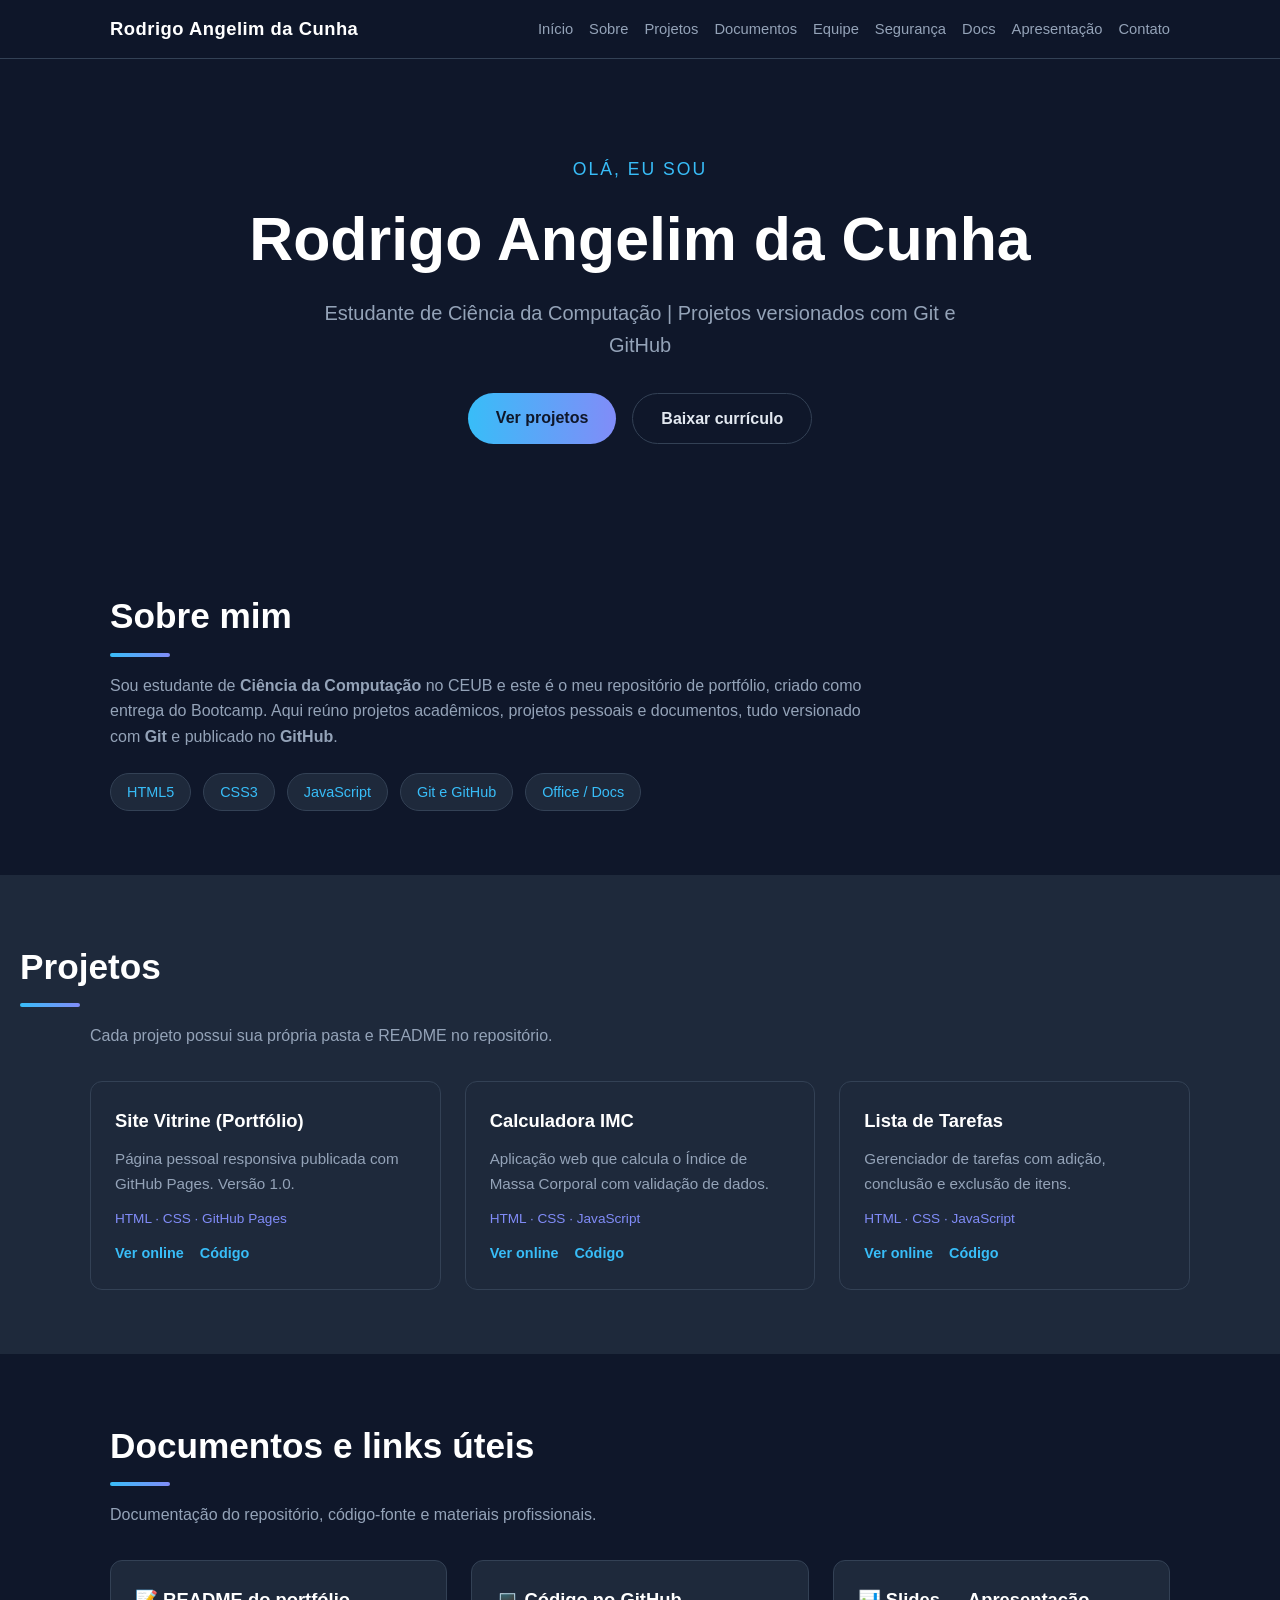
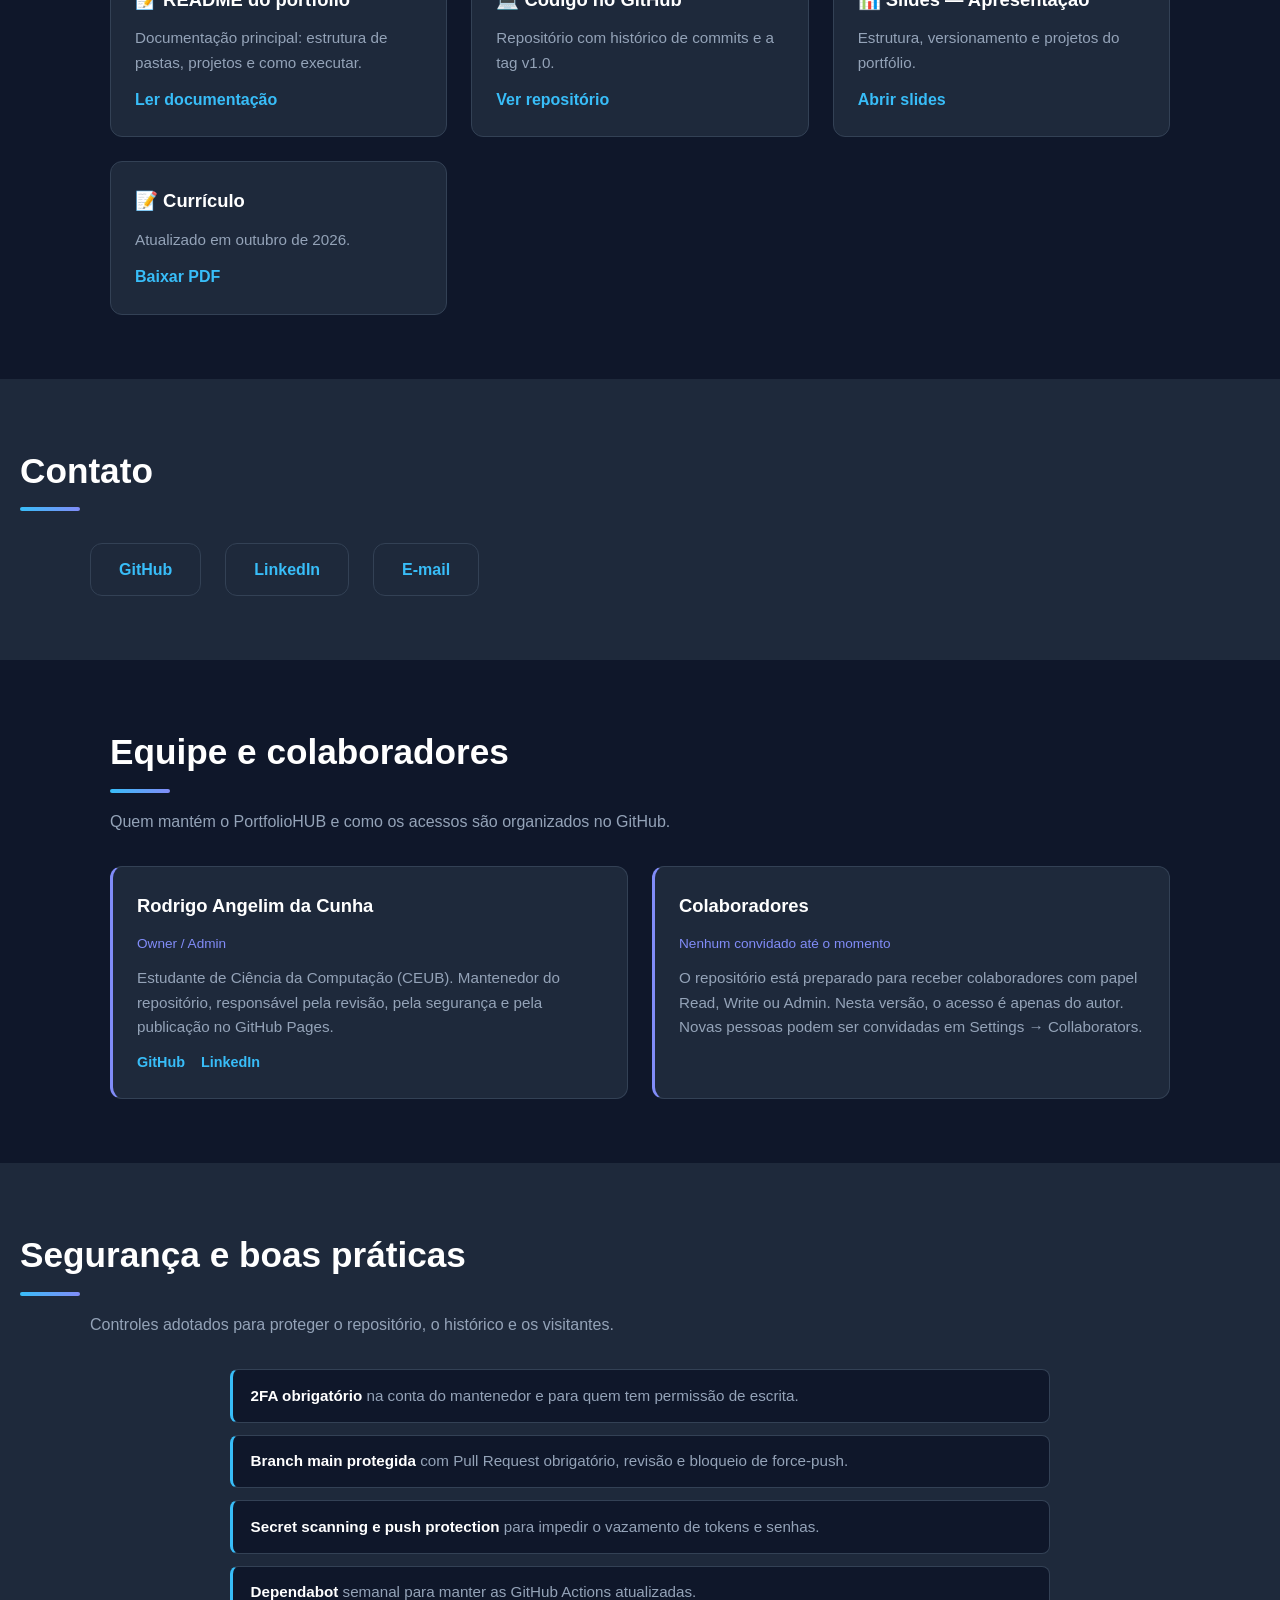
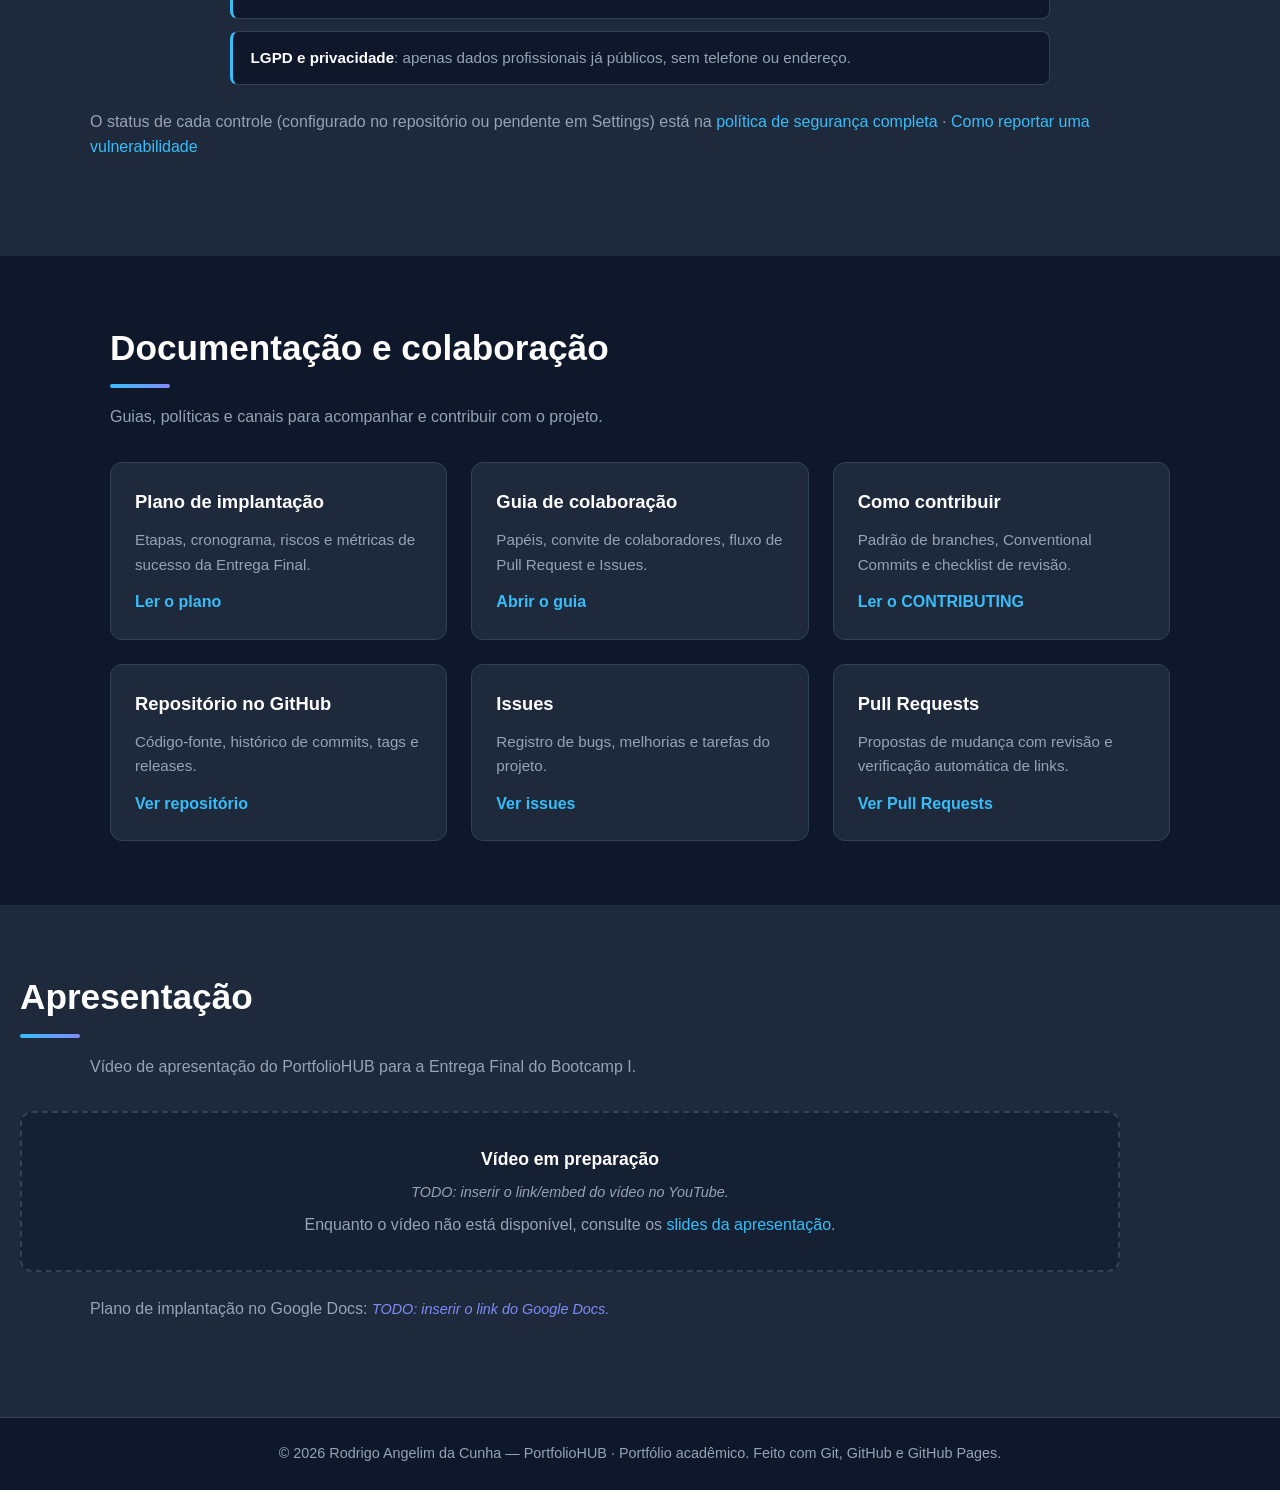
<file: index.html>
<!DOCTYPE html>
<html lang="pt-BR">
<head>
  <meta charset="UTF-8">
  <meta name="viewport" content="width=device-width, initial-scale=1.0">
  <meta name="description" content="PortfolioHUB de Rodrigo Angelim da Cunha — projetos acadêmicos e pessoais, documentação, segurança e colaboração.">
  <meta name="theme-color" content="#0f172a">

  <!-- Open Graph básico -->
  <meta property="og:type" content="website">
  <meta property="og:locale" content="pt_BR">
  <meta property="og:site_name" content="PortfolioHUB">
  <meta property="og:title" content="PortfolioHUB — Rodrigo Angelim da Cunha">
  <meta property="og:description" content="Portfólio acadêmico com projetos, documentação, governança e boas práticas de segurança.">
  <meta property="og:url" content="https://rodrigoangel1im.github.io/meu-portifolio/">

  <!-- Favicon: emoji em SVG (data URI) -->
  <link rel="icon" href="data:image/svg+xml,%3Csvg%20xmlns='http://www.w3.org/2000/svg'%20viewBox='0%200%20100%20100'%3E%3Ctext%20y='.9em'%20font-size='90'%3E%F0%9F%92%BC%3C/text%3E%3C/svg%3E">

  <title>PortfolioHUB — Rodrigo Angelim da Cunha</title>
  <link rel="stylesheet" href="style.css">
</head>
<body>

  <header class="topo">
    <nav class="nav">
      <a class="marca" href="#inicio">Rodrigo Angelim da Cunha</a>
      <button class="menu-btn" id="menuBtn" aria-label="Abrir menu" aria-expanded="false" aria-controls="menu">☰</button>
      <ul class="menu" id="menu">
        <li><a href="#inicio">Início</a></li>
        <li><a href="#sobre">Sobre</a></li>
        <li><a href="#projetos">Projetos</a></li>
        <li><a href="#documentos">Documentos</a></li>
        <li><a href="#equipe">Equipe</a></li>
        <li><a href="#seguranca">Segurança</a></li>
        <li><a href="#documentacao">Docs</a></li>
        <li><a href="#apresentacao">Apresentação</a></li>
        <li><a href="#contato">Contato</a></li>
      </ul>
    </nav>
  </header>

  <main>

    <section class="hero" id="inicio">
      <p class="saudacao">Olá, eu sou</p>
      <h1>Rodrigo Angelim da Cunha</h1>
      <p class="subtitulo">Estudante de Ciência da Computação | Projetos versionados com Git e GitHub</p>
      <div class="hero-botoes">
        <a class="btn btn-primario" href="#projetos">Ver projetos</a>
        <a class="btn btn-secundario" href="docs/curriculo.pdf" target="_blank" rel="noopener noreferrer">Baixar currículo</a>
      </div>
    </section>

    <section class="secao" id="sobre">
      <h2>Sobre mim</h2>
      <div class="sobre-conteudo">
        <p>
          Sou estudante de <strong>Ciência da Computação</strong> no CEUB e este é o meu
          repositório de portfólio, criado como entrega do Bootcamp.
          Aqui reúno projetos acadêmicos, projetos pessoais e documentos,
          tudo versionado com <strong>Git</strong> e publicado no <strong>GitHub</strong>.
        </p>
        <ul class="habilidades">
          <li>HTML5</li>
          <li>CSS3</li>
          <li>JavaScript</li>
          <li>Git e GitHub</li>
          <li>Office / Docs</li>
        </ul>
      </div>
    </section>

    <section class="secao secao-clara" id="projetos">
      <h2>Projetos</h2>
      <p class="secao-desc">Cada projeto possui sua própria pasta e README no repositório.</p>
      <div class="grade">

        <article class="card">
          <h3>Site Vitrine (Portfólio)</h3>
          <p>Página pessoal responsiva publicada com GitHub Pages. Versão 1.0.</p>
          <p class="tech">HTML · CSS · GitHub Pages</p>
          <div class="card-links">
            <a href="#inicio">Ver online</a>
            <a href="https://github.com/rodrigoangel1im/meu-portifolio/tree/main/projetos/site-vitrine" target="_blank" rel="noopener noreferrer">Código</a>
          </div>
        </article>

        <article class="card">
          <h3>Calculadora IMC</h3>
          <p>Aplicação web que calcula o Índice de Massa Corporal com validação de dados.</p>
          <p class="tech">HTML · CSS · JavaScript</p>
          <div class="card-links">
            <a href="projetos/calculadora-imc/index.html" target="_blank" rel="noopener noreferrer">Ver online</a>
            <a href="https://github.com/rodrigoangel1im/meu-portifolio/tree/main/projetos/calculadora-imc" target="_blank" rel="noopener noreferrer">Código</a>
          </div>
        </article>

        <article class="card">
          <h3>Lista de Tarefas</h3>
          <p>Gerenciador de tarefas com adição, conclusão e exclusão de itens.</p>
          <p class="tech">HTML · CSS · JavaScript</p>
          <div class="card-links">
            <a href="projetos/lista-de-tarefas/index.html" target="_blank" rel="noopener noreferrer">Ver online</a>
            <a href="https://github.com/rodrigoangel1im/meu-portifolio/tree/main/projetos/lista-de-tarefas" target="_blank" rel="noopener noreferrer">Código</a>
          </div>
        </article>

      </div>
    </section>

    <section class="secao" id="documentos">
      <h2>Documentos e links úteis</h2>
      <p class="secao-desc">Documentação do repositório, código-fonte e materiais profissionais.</p>
      <div class="grade">

        <article class="card card-doc">
          <h3>📝 README do portfólio</h3>
          <p>Documentação principal: estrutura de pastas, projetos e como executar.</p>
          <a href="https://github.com/rodrigoangel1im/meu-portifolio/blob/main/README.md" target="_blank" rel="noopener noreferrer">Ler documentação</a>
        </article>

        <article class="card card-doc">
          <h3>💻 Código no GitHub</h3>
          <p>Repositório com histórico de commits e a tag v1.0.</p>
          <a href="https://github.com/rodrigoangel1im/meu-portifolio" target="_blank" rel="noopener noreferrer">Ver repositório</a>
        </article>

        <article class="card card-doc">
          <h3>📊 Slides — Apresentação</h3>
          <p>Estrutura, versionamento e projetos do portfólio.</p>
          <a href="docs/slides-apresentacao.pdf" target="_blank" rel="noopener noreferrer">Abrir slides</a>
        </article>

        <article class="card card-doc">
          <h3>📝 Currículo</h3>
          <p>Atualizado em outubro de 2026.</p>
          <a href="docs/curriculo.pdf" target="_blank" rel="noopener noreferrer">Baixar PDF</a>
        </article>

      </div>
    </section>

    <section class="secao secao-clara" id="contato">
      <h2>Contato</h2>
      <div class="contato-links">
        <a href="https://github.com/rodrigoangel1im" target="_blank" rel="noopener noreferrer">GitHub</a>
        <a href="https://www.linkedin.com/in/rodrigo-angelim-45a137246" target="_blank" rel="noopener noreferrer">LinkedIn</a>
        <a href="mailto:angelimrodrigo@outlook.com">E-mail</a>
      </div>
    </section>

    <section class="secao" id="equipe">
      <h2>Equipe e colaboradores</h2>
      <p class="secao-desc">Quem mantém o PortfolioHUB e como os acessos são organizados no GitHub.</p>
      <div class="grade">
    
        <article class="card card-pessoa">
          <h3>Rodrigo Angelim da Cunha</h3>
          <p class="tech">Owner / Admin</p>
          <p>
            Estudante de Ciência da Computação (CEUB). Mantenedor do repositório,
            responsável pela revisão, pela segurança e pela publicação no GitHub Pages.
          </p>
          <div class="card-links">
            <a href="https://github.com/rodrigoangel1im" target="_blank" rel="noopener noreferrer">GitHub</a>
            <a href="https://www.linkedin.com/in/rodrigo-angelim-45a137246" target="_blank" rel="noopener noreferrer">LinkedIn</a>
          </div>
        </article>
    
        <article class="card card-pessoa">
          <h3>Colaboradores</h3>
          <p class="tech">Nenhum convidado até o momento</p>
          <p>
            O repositório está preparado para receber colaboradores com papel Read, Write ou Admin.
            Nesta versão, o acesso é apenas do autor. Novas pessoas podem ser convidadas em
            Settings → Collaborators.
          </p>
        </article>
    
      </div>
    </section>

    <section class="secao secao-clara" id="seguranca">
      <h2>Segurança e boas práticas</h2>
      <p class="secao-desc">Controles adotados para proteger o repositório, o histórico e os visitantes.</p>
      <ul class="lista-seguranca">
        <li><strong>2FA obrigatório</strong> na conta do mantenedor e para quem tem permissão de escrita.</li>
        <li><strong>Branch main protegida</strong> com Pull Request obrigatório, revisão e bloqueio de force-push.</li>
        <li><strong>Secret scanning e push protection</strong> para impedir o vazamento de tokens e senhas.</li>
        <li><strong>Dependabot</strong> semanal para manter as GitHub Actions atualizadas.</li>
        <li><strong>LGPD e privacidade</strong>: apenas dados profissionais já públicos, sem telefone ou endereço.</li>
      </ul>
      <p class="secao-desc">
        O status de cada controle (configurado no repositório ou pendente em Settings) está na
        <a href="docs/politica-de-seguranca.md">política de segurança completa</a> ·
        <a href="SECURITY.md">Como reportar uma vulnerabilidade</a>
      </p>
    </section>

    <section class="secao" id="documentacao">
      <h2>Documentação e colaboração</h2>
      <p class="secao-desc">Guias, políticas e canais para acompanhar e contribuir com o projeto.</p>
      <div class="grade">

        <article class="card card-doc">
          <h3>Plano de implantação</h3>
          <p>Etapas, cronograma, riscos e métricas de sucesso da Entrega Final.</p>
          <a href="docs/plano-de-implantacao.md">Ler o plano</a>
        </article>

        <article class="card card-doc">
          <h3>Guia de colaboração</h3>
          <p>Papéis, convite de colaboradores, fluxo de Pull Request e Issues.</p>
          <a href="docs/guia-de-colaboracao.md">Abrir o guia</a>
        </article>

        <article class="card card-doc">
          <h3>Como contribuir</h3>
          <p>Padrão de branches, Conventional Commits e checklist de revisão.</p>
          <a href="CONTRIBUTING.md">Ler o CONTRIBUTING</a>
        </article>

        <article class="card card-doc">
          <h3>Repositório no GitHub</h3>
          <p>Código-fonte, histórico de commits, tags e releases.</p>
          <a href="https://github.com/rodrigoangel1im/meu-portifolio" target="_blank" rel="noopener noreferrer">Ver repositório</a>
        </article>

        <article class="card card-doc">
          <h3>Issues</h3>
          <p>Registro de bugs, melhorias e tarefas do projeto.</p>
          <a href="https://github.com/rodrigoangel1im/meu-portifolio/issues" target="_blank" rel="noopener noreferrer">Ver issues</a>
        </article>

        <article class="card card-doc">
          <h3>Pull Requests</h3>
          <p>Propostas de mudança com revisão e verificação automática de links.</p>
          <a href="https://github.com/rodrigoangel1im/meu-portifolio/pulls" target="_blank" rel="noopener noreferrer">Ver Pull Requests</a>
        </article>

      </div>
    </section>

    <section class="secao secao-clara" id="apresentacao">
      <h2>Apresentação</h2>
      <p class="secao-desc">Vídeo de apresentação do PortfolioHUB para a Entrega Final do Bootcamp I.</p>
      <div class="placeholder-video">
        <p><strong>Vídeo em preparação</strong></p>
        <!-- TODO: incorporar o vídeo do YouTube (iframe) quando o link público estiver disponível -->
        <p class="link-todo">TODO: inserir o link/embed do vídeo no YouTube.</p>
        <p>
          Enquanto o vídeo não está disponível, consulte os
          <a href="docs/slides-apresentacao.pdf" target="_blank" rel="noopener noreferrer">slides da apresentação</a>.
        </p>
      </div>
      <p class="secao-desc">
        Plano de implantação no Google Docs:
        <!-- TODO: inserir o link público do Google Docs -->
        <span class="link-todo">TODO: inserir o link do Google Docs.</span>
      </p>
    </section>

  </main>

  <footer class="rodape">
    <p>© 2026 Rodrigo Angelim da Cunha — PortfolioHUB · Portfólio acadêmico. Feito com Git, GitHub e GitHub Pages.</p>
  </footer>

  <script>
    var menuBtn = document.getElementById('menuBtn');
    var menu = document.getElementById('menu');

    menuBtn.addEventListener('click', function () {
      var aberto = menu.classList.toggle('aberto');
      menuBtn.setAttribute('aria-expanded', String(aberto));
      menuBtn.setAttribute('aria-label', aberto ? 'Fechar menu' : 'Abrir menu');
    });

    document.querySelectorAll('.menu a').forEach(function (link) {
      link.addEventListener('click', function () {
        menu.classList.remove('aberto');
        menuBtn.setAttribute('aria-expanded', 'false');
        menuBtn.setAttribute('aria-label', 'Abrir menu');
      });
    });
  </script>

</body>
</html>
</file>
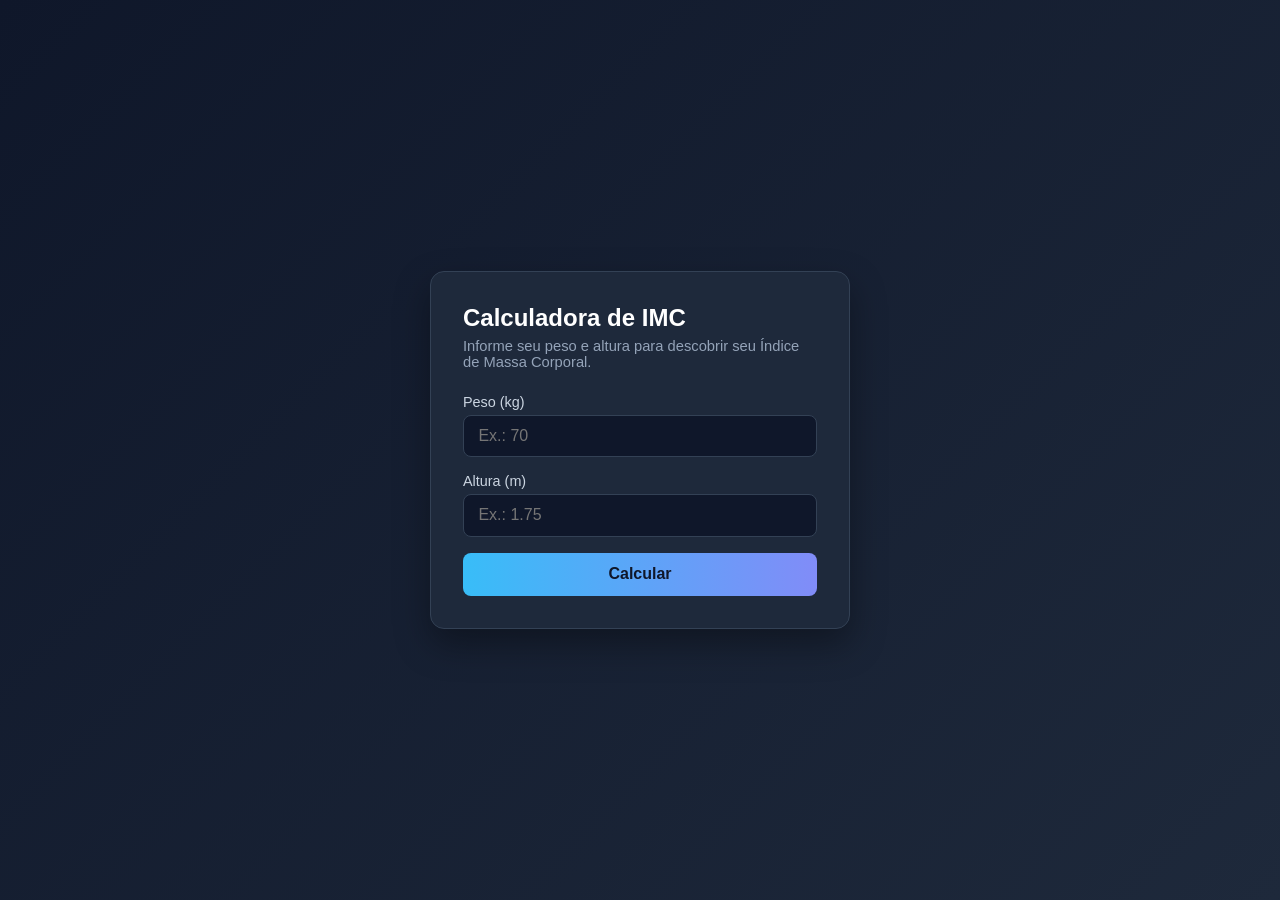
<file: projetos/calculadora-imc/index.html>
<!DOCTYPE html>
<html lang="pt-BR">
<head>
  <meta charset="UTF-8">
  <meta name="viewport" content="width=device-width, initial-scale=1.0">
  <title>Calculadora de IMC</title>
  <link rel="stylesheet" href="style.css">
</head>
<body>
  <main class="cartao">
    <h1>Calculadora de IMC</h1>
    <p class="descricao">Informe seu peso e altura para descobrir seu Índice de Massa Corporal.</p>

    <label for="peso">Peso (kg)</label>
    <input type="number" id="peso" placeholder="Ex.: 70" step="0.1" min="1">

    <label for="altura">Altura (m)</label>
    <input type="number" id="altura" placeholder="Ex.: 1.75" step="0.01" min="0.5">

    <button id="calcular">Calcular</button>

    <div class="resultado" id="resultado" hidden>
      <p class="valor" id="valor"></p>
      <p class="classificacao" id="classificacao"></p>
    </div>

    <p class="erro" id="erro" hidden>Preencha os dois campos com valores válidos.</p>
  </main>
  <script src="script.js"></script>
</body>
</html>
</file>
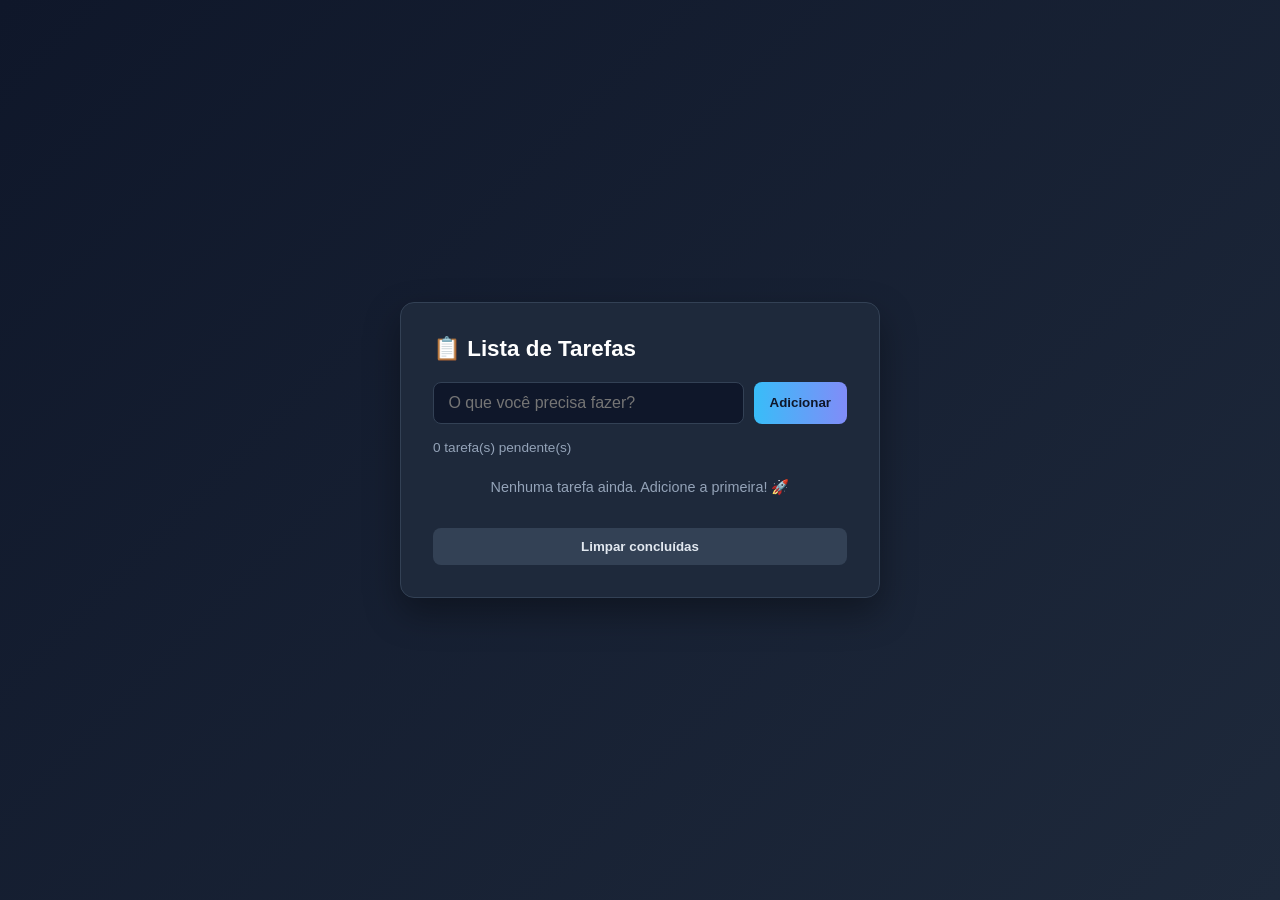
<file: projetos/lista-de-tarefas/index.html>
<!DOCTYPE html>
<html lang="pt-BR">
<head>
  <meta charset="UTF-8">
  <meta name="viewport" content="width=device-width, initial-scale=1.0">
  <title>Lista de Tarefas</title>
  <link rel="stylesheet" href="style.css">
</head>
<body>
  <main class="cartao">
    <h1>📋 Lista de Tarefas</h1>

    <form id="formTarefa">
      <input type="text" id="novaTarefa" placeholder="O que você precisa fazer?" required>
      <button type="submit">Adicionar</button>
    </form>

    <p class="contador" id="contador">0 tarefa(s) pendente(s)</p>

    <ul id="lista"></ul>

    <p class="vazio" id="vazio">Nenhuma tarefa ainda. Adicione a primeira! 🚀</p>

    <button class="limpar" id="limpar">Limpar concluídas</button>
  </main>
  <script src="script.js"></script>
</body>
</html>
</file>
<file: style.css>
/* ============================================
   Portfólio — Rodrigo Angelim da Cunha
   Estilo responsivo e visual profissional
   ============================================ */

:root {
  --cor-fundo: #0f172a;
  --cor-fundo-claro: #1e293b;
  --cor-card: #1e293b;
  --cor-card-borda: #334155;
  --cor-primaria: #38bdf8;
  --cor-secundaria: #818cf8;
  --cor-texto: #e2e8f0;
  --cor-texto-suave: #94a3b8;
  --cor-clara: #f1f5f9;
  --largura: 1100px;
  --raio: 12px;
}

* {
  margin: 0;
  padding: 0;
  box-sizing: border-box;
}

html {
  scroll-behavior: smooth;
}

body {
  font-family: "Segoe UI", Tahoma, Geneva, Verdana, sans-serif;
  background-color: var(--cor-fundo);
  color: var(--cor-texto);
  line-height: 1.6;
}

a {
  color: var(--cor-primaria);
  text-decoration: none;
}

a:focus-visible,
button:focus-visible {
  outline: 2px solid var(--cor-primaria);
  outline-offset: 3px;
}

img {
  max-width: 100%;
}

section[id] {
  scroll-margin-top: 80px;
}

/* ---------- Navegação ---------- */

.topo {
  position: sticky;
  top: 0;
  z-index: 100;
  background-color: rgba(15, 23, 42, 0.95);
  border-bottom: 1px solid var(--cor-card-borda);
  backdrop-filter: blur(6px);
}

.nav {
  max-width: var(--largura);
  margin: 0 auto;
  padding: 0.9rem 1.25rem;
  display: flex;
  align-items: center;
  justify-content: space-between;
}

.marca {
  font-size: 1.15rem;
  font-weight: 700;
  color: #fff;
  letter-spacing: 0.5px;
}

.menu {
  display: flex;
  gap: 1rem;
  list-style: none;
}

.menu a {
  color: var(--cor-texto-suave);
  font-size: 0.92rem;
  white-space: nowrap;
  transition: color 0.2s;
}

.menu a:hover {
  color: var(--cor-primaria);
}

.menu-btn {
  display: none;
  background: none;
  border: 1px solid var(--cor-card-borda);
  color: var(--cor-texto);
  font-size: 1.3rem;
  border-radius: 6px;
  padding: 0.2rem 0.6rem;
  cursor: pointer;
}

/* ---------- Hero ---------- */

.hero {
  max-width: var(--largura);
  margin: 0 auto;
  padding: 6rem 1.25rem 5rem;
  text-align: center;
}

.saudacao {
  color: var(--cor-primaria);
  font-size: 1.1rem;
  letter-spacing: 2px;
  text-transform: uppercase;
}

.hero h1 {
  font-size: clamp(2.2rem, 6vw, 3.8rem);
  margin: 0.5rem 0;
  color: #fff;
}

.subtitulo {
  color: var(--cor-texto-suave);
  font-size: clamp(1rem, 2.5vw, 1.25rem);
  max-width: 640px;
  margin: 0 auto;
}

.hero-botoes {
  margin-top: 2rem;
  display: flex;
  gap: 1rem;
  justify-content: center;
  flex-wrap: wrap;
}

.btn {
  display: inline-block;
  padding: 0.75rem 1.75rem;
  border-radius: 999px;
  font-weight: 600;
  transition: transform 0.2s, opacity 0.2s;
}

.btn:hover {
  transform: translateY(-3px);
}

.btn-primario {
  background: linear-gradient(90deg, var(--cor-primaria), var(--cor-secundaria));
  color: #0f172a;
}

.btn-secundario {
  border: 1px solid var(--cor-card-borda);
  color: var(--cor-texto);
}

/* ---------- Seções ---------- */

.secao {
  max-width: var(--largura);
  margin: 0 auto;
  padding: 4rem 1.25rem;
}

.secao-clara {
  max-width: none;
  background-color: var(--cor-fundo-claro);
}

.secao-clara > * {
  max-width: var(--largura);
  margin-left: auto;
  margin-right: auto;
}

.secao h2 {
  font-size: clamp(1.6rem, 4vw, 2.2rem);
  color: #fff;
  margin-bottom: 1rem;
  position: relative;
  display: inline-block;
}

.secao h2::after {
  content: "";
  display: block;
  width: 60px;
  height: 4px;
  margin-top: 0.5rem;
  border-radius: 2px;
  background: linear-gradient(90deg, var(--cor-primaria), var(--cor-secundaria));
}

.secao-desc {
  color: var(--cor-texto-suave);
  margin-bottom: 2rem;
}

.sobre-conteudo p {
  color: var(--cor-texto-suave);
  max-width: 760px;
  margin-bottom: 1.5rem;
}

.habilidades {
  list-style: none;
  display: flex;
  flex-wrap: wrap;
  gap: 0.75rem;
}

.habilidades li {
  background-color: var(--cor-card);
  border: 1px solid var(--cor-card-borda);
  padding: 0.4rem 1rem;
  border-radius: 999px;
  font-size: 0.9rem;
  color: var(--cor-primaria);
}

/* ---------- Grade e cards ---------- */

.grade {
  display: grid;
  grid-template-columns: repeat(auto-fit, minmax(270px, 1fr));
  gap: 1.5rem;
  margin-top: 1rem;
}

.card {
  background-color: var(--cor-card);
  border: 1px solid var(--cor-card-borda);
  border-radius: var(--raio);
  padding: 1.5rem;
  display: flex;
  flex-direction: column;
  gap: 0.75rem;
  transition: transform 0.2s, border-color 0.2s;
}

.card:hover {
  transform: translateY(-6px);
  border-color: var(--cor-primaria);
}

.card h3 {
  color: #fff;
  font-size: 1.15rem;
}

.card p {
  color: var(--cor-texto-suave);
  font-size: 0.95rem;
}

.tech {
  font-size: 0.85rem !important;
  color: var(--cor-secundaria) !important;
}

.card-links {
  margin-top: auto;
  display: flex;
  gap: 1rem;
  font-weight: 600;
  font-size: 0.9rem;
}

.card-doc a {
  margin-top: auto;
  font-weight: 600;
}

/* ---------- Equipe, segurança e apresentação ---------- */

.card-pessoa {
  border-left: 3px solid var(--cor-secundaria);
}

.link-todo {
  color: var(--cor-secundaria);
  font-size: 0.9rem;
  font-style: italic;
}

.lista-seguranca {
  list-style: none;
  display: grid;
  gap: 0.75rem;
  max-width: 820px;
  margin: 1.25rem auto 1.5rem;
}

.lista-seguranca li {
  background-color: var(--cor-fundo);
  border: 1px solid var(--cor-card-borda);
  border-left: 3px solid var(--cor-primaria);
  border-radius: 8px;
  padding: 0.85rem 1.1rem;
  color: var(--cor-texto-suave);
  font-size: 0.95rem;
}

.lista-seguranca strong {
  color: #fff;
}

.placeholder-video {
  border: 2px dashed var(--cor-card-borda);
  border-radius: var(--raio);
  padding: 2rem 1.5rem;
  margin: 1.25rem 0 1.5rem;
  text-align: center;
  background-color: rgba(15, 23, 42, 0.45);
}

.placeholder-video p {
  color: var(--cor-texto-suave);
  margin-bottom: 0.5rem;
}

.placeholder-video p:last-child {
  margin-bottom: 0;
}

.placeholder-video strong {
  color: #fff;
  font-size: 1.1rem;
}

/* ---------- Contato ---------- */

.contato-links {
  display: flex;
  flex-wrap: wrap;
  gap: 1.5rem;
  margin-top: 1rem;
}

.contato-links a {
  background-color: var(--cor-card);
  border: 1px solid var(--cor-card-borda);
  padding: 0.8rem 1.75rem;
  border-radius: var(--raio);
  font-weight: 600;
  transition: transform 0.2s, border-color 0.2s;
}

.contato-links a:hover {
  transform: translateY(-4px);
  border-color: var(--cor-primaria);
}

/* ---------- Rodapé ---------- */

.rodape {
  border-top: 1px solid var(--cor-card-borda);
  padding: 1.5rem;
  text-align: center;
  color: var(--cor-texto-suave);
  font-size: 0.9rem;
}

/* ========== Responsividade ========== */

@media (max-width: 1000px) {
  .menu-btn {
    display: block;
  }

  .menu {
    display: none;
    position: absolute;
    top: 100%;
    left: 0;
    right: 0;
    flex-direction: column;
    gap: 0;
    background-color: var(--cor-fundo-claro);
    border-bottom: 1px solid var(--cor-card-borda);
  }

  .menu.aberto {
    display: flex;
  }

  .menu li {
    padding: 0.9rem 1.25rem;
    border-top: 1px solid var(--cor-card-borda);
  }

  .hero {
    padding: 4rem 1.25rem 3rem;
  }

  .secao {
    padding: 3rem 1.25rem;
  }
}

@media (max-width: 480px) {
  .hero-botoes {
    flex-direction: column;
    align-items: center;
  }

  .btn {
    width: 100%;
    max-width: 280px;
    text-align: center;
  }

  .card-links {
    flex-direction: column;
    gap: 0.5rem;
  }

  .contato-links {
    flex-direction: column;
  }

  .contato-links a {
    text-align: center;
  }

  .placeholder-video {
    padding: 1.5rem 1rem;
  }
}

@media (prefers-reduced-motion: reduce) {
  html {
    scroll-behavior: auto;
  }

  *,
  *::before,
  *::after {
    transition: none !important;
  }
}
</file>
<file: projetos/calculadora-imc/style.css>
* { margin: 0; padding: 0; box-sizing: border-box; }

body {
  font-family: "Segoe UI", sans-serif;
  background: linear-gradient(135deg, #0f172a, #1e293b);
  min-height: 100vh;
  display: flex;
  align-items: center;
  justify-content: center;
  padding: 1rem;
  color: #e2e8f0;
}

.cartao {
  background: #1e293b;
  border: 1px solid #334155;
  border-radius: 14px;
  padding: 2rem;
  width: 100%;
  max-width: 420px;
  box-shadow: 0 15px 35px rgba(0, 0, 0, .35);
}

h1 { font-size: 1.5rem; color: #fff; margin-bottom: .4rem; }
.descricao { color: #94a3b8; font-size: .92rem; margin-bottom: 1.5rem; }

label { display: block; font-size: .9rem; margin-bottom: .3rem; color: #cbd5e1; }

input {
  width: 100%;
  padding: .7rem .9rem;
  margin-bottom: 1rem;
  border: 1px solid #334155;
  border-radius: 8px;
  background: #0f172a;
  color: #e2e8f0;
  font-size: 1rem;
}

input:focus { outline: 2px solid #38bdf8; border-color: transparent; }

button {
  width: 100%;
  padding: .8rem;
  border: none;
  border-radius: 8px;
  background: linear-gradient(90deg, #38bdf8, #818cf8);
  color: #0f172a;
  font-weight: 700;
  font-size: 1rem;
  cursor: pointer;
}

button:hover { opacity: .9; }

.resultado {
  margin-top: 1.25rem;
  text-align: center;
  padding: 1rem;
  background: #0f172a;
  border-radius: 8px;
}

.valor { font-size: 2rem; font-weight: 700; color: #38bdf8; }
.classificacao { font-size: .95rem; color: #94a3b8; margin-top: .25rem; }
.erro { margin-top: 1rem; color: #f87171; font-size: .9rem; text-align: center; }
</file>
<file: projetos/lista-de-tarefas/style.css>
* { margin: 0; padding: 0; box-sizing: border-box; }

body {
  font-family: "Segoe UI", sans-serif;
  background: linear-gradient(135deg, #0f172a, #1e293b);
  min-height: 100vh;
  display: flex;
  align-items: center;
  justify-content: center;
  padding: 1rem;
  color: #e2e8f0;
}

.cartao {
  background: #1e293b;
  border: 1px solid #334155;
  border-radius: 14px;
  padding: 2rem;
  width: 100%;
  max-width: 480px;
  box-shadow: 0 15px 35px rgba(0, 0, 0, .35);
}

h1 { font-size: 1.4rem; color: #fff; margin-bottom: 1.25rem; }

form { display: flex; gap: .6rem; }

input[type="text"] {
  flex: 1;
  padding: .7rem .9rem;
  border: 1px solid #334155;
  border-radius: 8px;
  background: #0f172a;
  color: #e2e8f0;
  font-size: 1rem;
}

input:focus { outline: 2px solid #38bdf8; border-color: transparent; }

form button, .limpar {
  padding: .7rem 1rem;
  border: none;
  border-radius: 8px;
  background: linear-gradient(90deg, #38bdf8, #818cf8);
  color: #0f172a;
  font-weight: 700;
  cursor: pointer;
}

.contador { margin: 1rem 0 .5rem; font-size: .85rem; color: #94a3b8; }

ul { list-style: none; }

li {
  display: flex;
  align-items: center;
  gap: .7rem;
  padding: .7rem .8rem;
  background: #0f172a;
  border: 1px solid #334155;
  border-radius: 8px;
  margin-bottom: .5rem;
}

li.concluida span { text-decoration: line-through; color: #64748b; }

li span { flex: 1; }

li button {
  background: none;
  border: none;
  color: #f87171;
  font-size: 1rem;
  cursor: pointer;
}

.vazio { text-align: center; color: #94a3b8; font-size: .9rem; padding: 1rem 0; }

.limpar {
  width: 100%;
  margin-top: 1rem;
  background: #334155;
  color: #e2e8f0;
}

@media (max-width: 480px) {
  form { flex-direction: column; }
}
</file>
